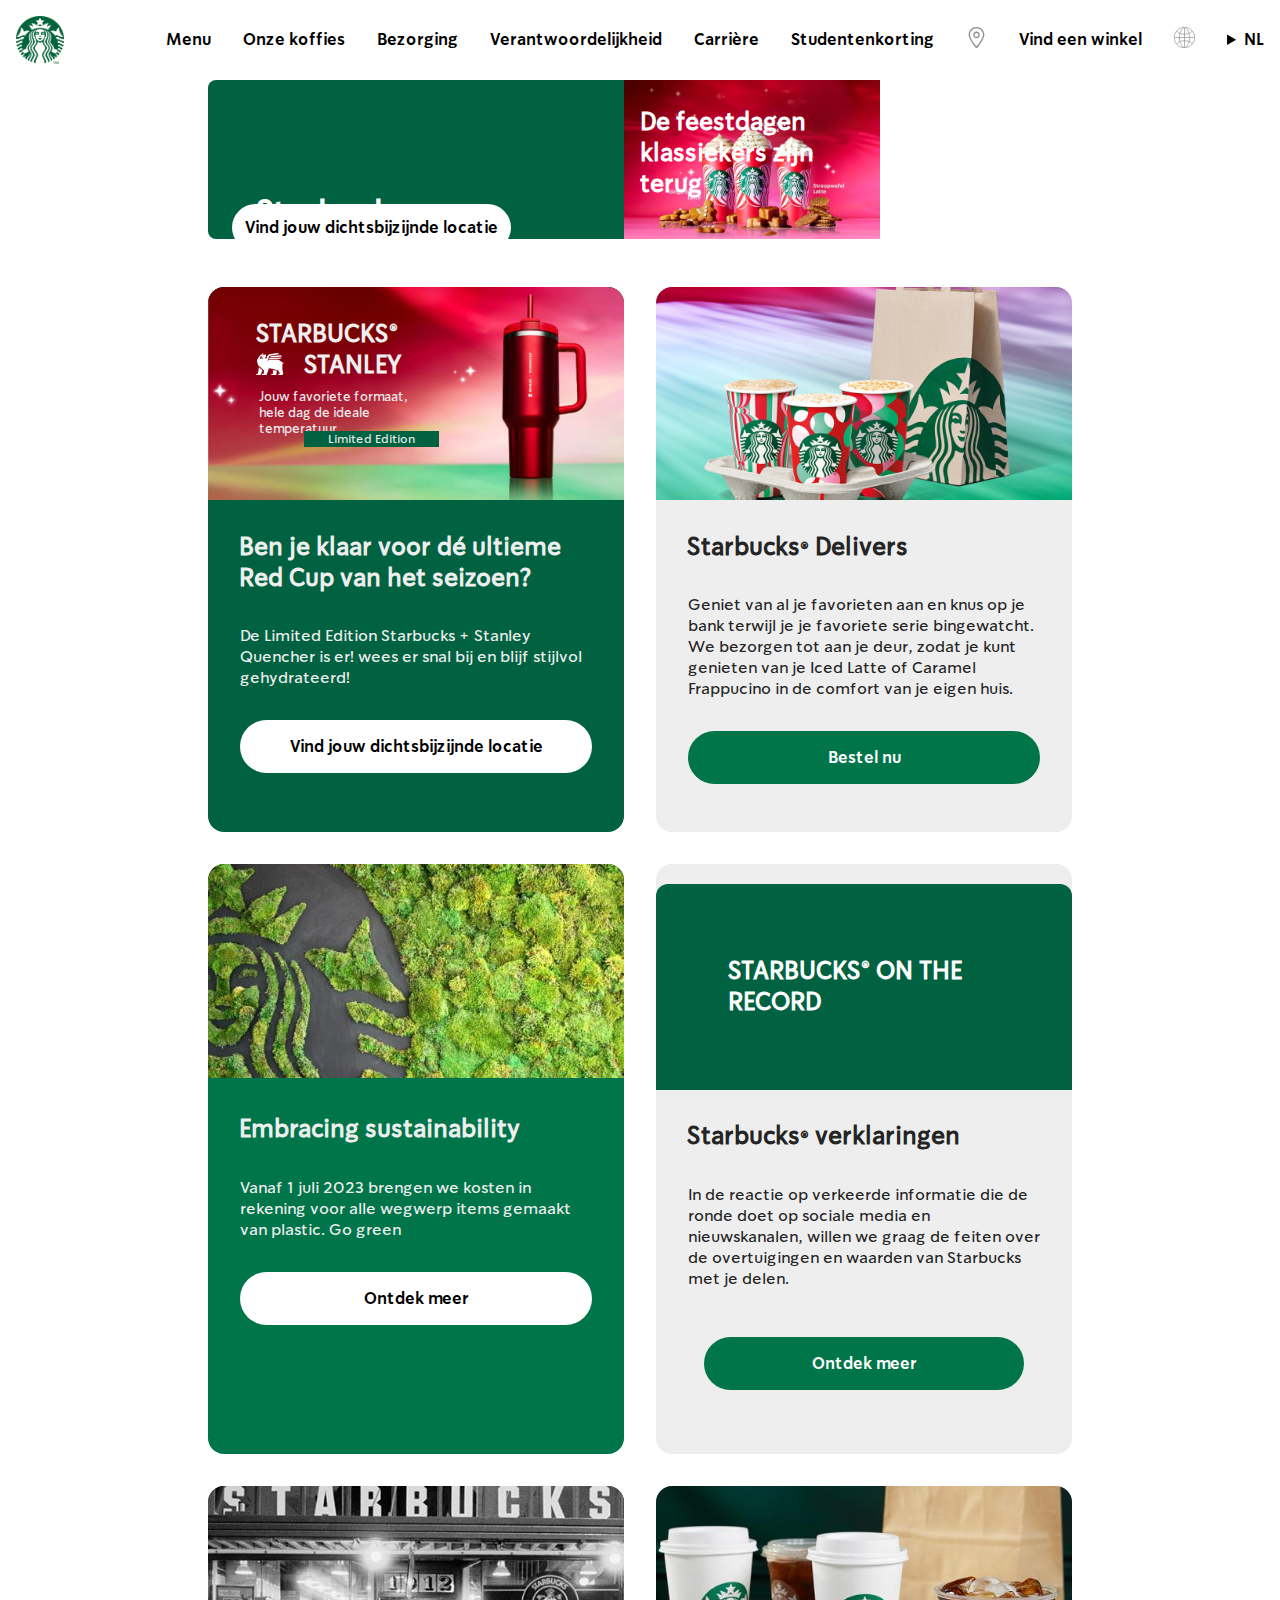
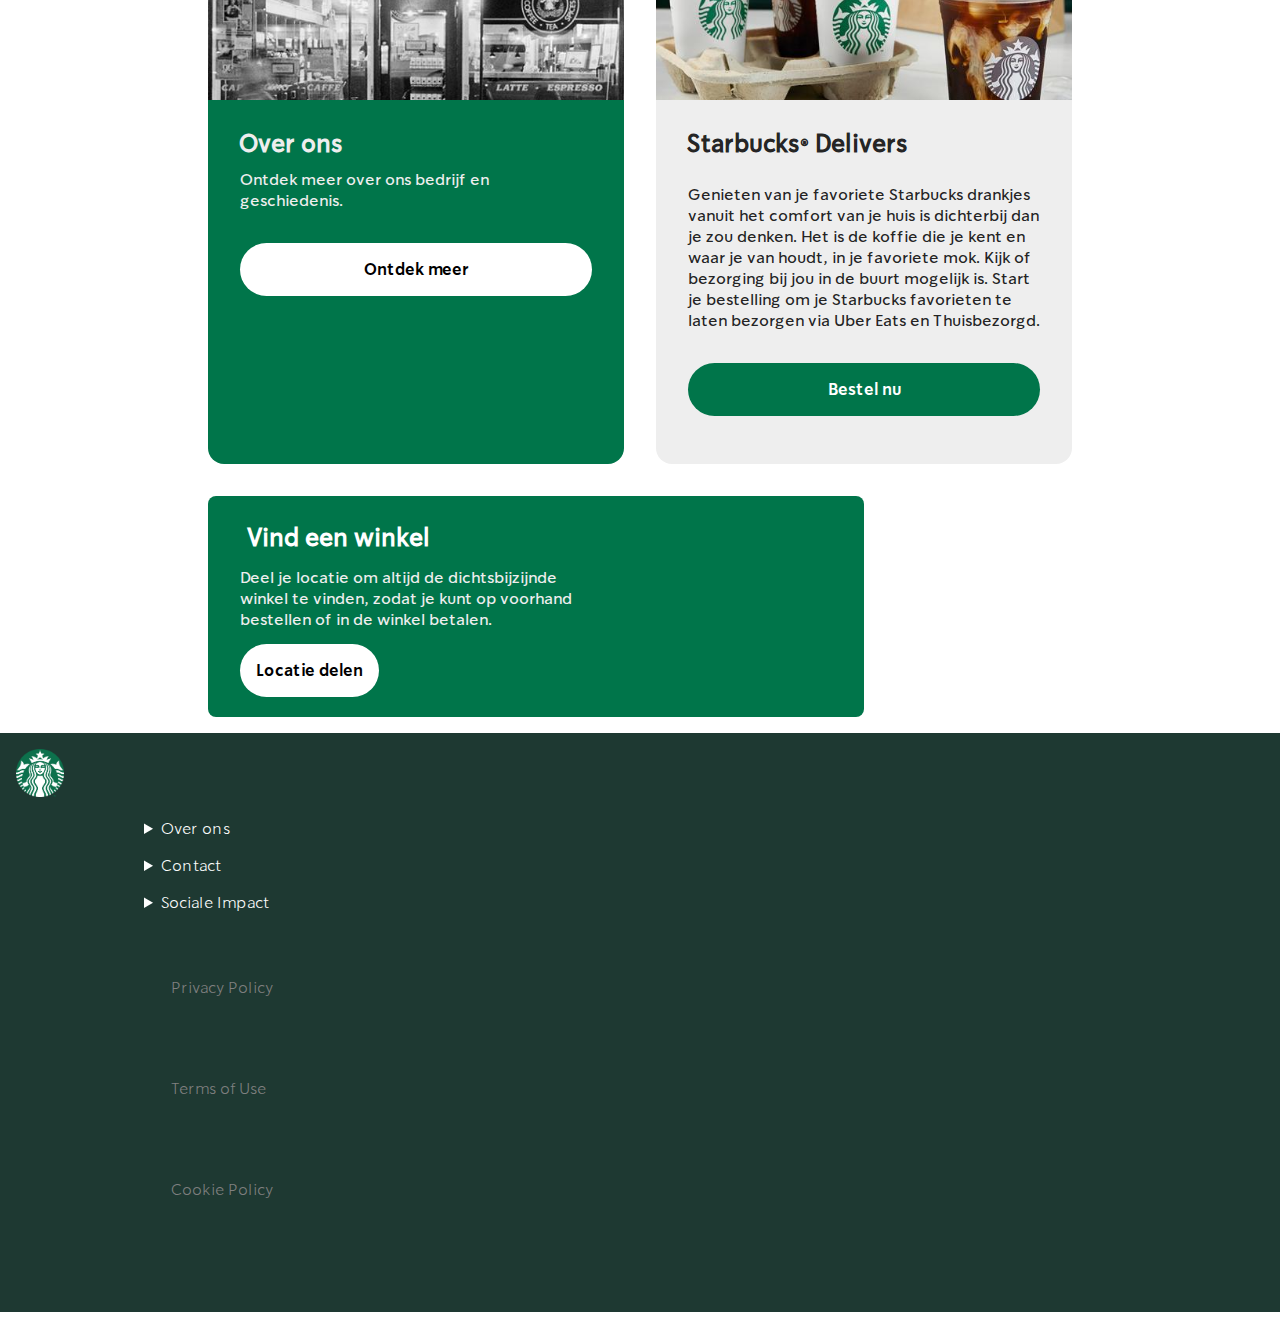
<file: index.html>
<!DOCTYPE html>
<html lang="nl">

<head>
    <meta charset="UTF-8">
    <meta name="viewport" content="width=device-width, initial-scale=1.0">
    <title>Starbucks</title>
    <link rel="stylesheet" href="styles/general.css">
    <link rel="stylesheet" href="styles/navfooter.css">
    <link rel="stylesheet" href="styles/index.css">
</head>

<body>

    <header>

        <img src="img/logo.png" alt="Logo">
        <!-- https://www.google.com/url?sa=i&url=https%3A%2F%2Fwww.cleanpng.com%2Fpng-cafe-coffee-starbucks-clip-art-tea-logo-free-desig-6245732%2F&psig=AOvVaw3MmVI49amHwYFXZe66qJx2&ust=1737390063649000&source=images&cd=vfe&opi=89978449&ved=0CBEQjRxqFwoTCLDU476YgosDFQAAAAAdAAAAABAE -->



        <button aria-hidden="true"><img src="img/hamburgermenu.svg" alt="Hamburgermenu" /></button>
        <!-- https://www.svgrepo.com/svg/522870/hamburger-menu -->
        <nav>

            <button aria-hidden="true">
                <img src="img/close.svg" alt="Sluitmenu">
                <!-- https://www.svgrepo.com/svg/521564/close -->
            </button>


            <ul>
                <li>
                    <a href="https://www.starbucks.nl/nl/menu-nl">Menu</a>

                </li>
                <li>
                    <a href="ourcoffees.html">Onze koffies
                    </a>
                </li>
                <li> <a href="https://www.starbucks.nl/nl/delivers-nl">Bezorging
                    </a>
                </li>
                <li><a href="https://www.starbucks.nl/nl/responsibility-nl">Verantwoordelijkheid</a>
                </li>
                <li>
                    <a href="https://www.starbucks.nl/nl/carrierekansen">Carrière</a>
                </li>
                <li>
                    <a href="https://www.starbucks.nl/nl/student-discount-en">Studentenkorting</a>
                </li>

                <li> <img src="img/pinlocatie.svg" alt=""></li>
                <li>
                    <a href="https://www.starbucks.nl/store-locator">Vind een winkel</a>
                </li>
                <li>
                    <img src="img/worldicon.svg" alt="">
                </li>
                <li>
                    <details>
                        <summary>NL</summary>
                        <a href="https://www.starbucks.nl/en">Engels</a>
                        <a href="https://www.starbucks.nl/nl">Nederlands</a>
                    </details>
                </li>


            </ul>
        </nav>

    </header>

    <main>
        <!-- alle afbeeldingen in de articles komen van https://www.starbucks.nl/nl -->
        <article>
            <h1>Starbucks®</h1>
            <a href="">Vind jouw dichtsbijzijnde locatie</a>
            <h2>De feestdagen klassiekers zijn terug</h2>
            <img src="img/imglatte.jpg" alt="Latte">
        </article>

        <article>
            <img src="img/imgstanley.jpg" alt="Stanley">
            <h2>STARBUCKS®</h2>
            <h2>STANLEY</h2>
            <img src="img/stanley icon.png" alt="stanley logo">

            <p>Jouw favoriete formaat, hele dag de ideale temperatuur</p>
            <p>Limited Edition</p>
            <h3>Ben je klaar voor dé ultieme Red Cup van het seizoen?</h3>
            <p>De Limited Edition Starbucks + Stanley Quencher is er! wees er snal bij en blijf stijlvol gehydrateerd!
            </p>
            <a href="https://www.starbucks.nl/en/stanley-cup-en">Vind jouw dichtsbijzijnde locatie</a>
        </article>

        <article>
            <img src="img/imgdelivers2.webp" alt="Starbucks Delivers">
            <h3>Starbucks® Delivers</h3>
            <p>Geniet van al je favorieten aan en knus op je bank terwijl je je favoriete serie bingewatcht. We bezorgen
                tot aan je deur, zodat je kunt genieten van je Iced Latte of Caramel Frappucino in de comfort van je
                eigen huis.</p>

            <a href="https://www.starbucks.nl/nl/delivers-nl">Bestel nu</a>
        </article>

        <article>
            <img src="img/imgsustainability.jpg" alt="Sustainability">
            <h3>Embracing sustainability</h3>
            <p>Vanaf 1 juli 2023 brengen we kosten in rekening voor alle wegwerp items gemaakt van plastic. Go green
            </p>
            <a href="https://www.starbucks.nl/nl/embracing-sustrainability">Ontdek meer</a>
        </article>

        <article>
            <h2>STARBUCKS® ON THE RECORD</h2>
            <h3>Starbucks® verklaringen</h3>
            <p>In de reactie op verkeerde informatie die de ronde doet op sociale media en nieuwskanalen, willen we
                graag de feiten over de overtuigingen en waarden van Starbucks met je delen.
            </p>
            <a href="https://www.starbucks.nl/nl/starbucks-record-nl">Ontdek meer</a>
        </article>

        <article>
            <img src="img/imgaboutus.jpg" alt="About Us">
            <h3>Over ons</h3>
            <p>Ontdek meer over ons bedrijf en geschiedenis.</p>
            <a href="https://www.starbucks.nl/nl/about-us">Ontdek meer</a>
        </article>

        <article>
            <img src="img/imgdelivers.jpg" alt="Starbucks Delivers">
            <h3>Starbucks® Delivers</h3>
            <p>Genieten van je favoriete Starbucks drankjes vanuit het comfort van je huis is dichterbij dan je zou
                denken. Het is de koffie die je kent en waar je van houdt, in je favoriete mok. Kijk of bezorging bij
                jou in de buurt mogelijk is. Start je bestelling om je Starbucks favorieten te laten bezorgen via Uber
                Eats en Thuisbezorgd.</p>
            <a href="https://www.starbucks.nl/nl/delivers-nl">Bestel nu</a>
        </article>

        <article>
            <div style="width: 100%"><iframe width="100%" height="200" frameborder="0" scrolling="no" marginheight="0"
                    marginwidth="0"
                    src="https://maps.google.com/maps?width=100%25&amp;height=600&amp;hl=en&amp;q=Netherlands+(My%20Business%20Name)&amp;t=&amp;z=8&amp;ie=UTF8&amp;iwloc=B&amp;output=embed"><a
                        href="https://www.gps.ie/">gps devices</a></iframe></div>
            <h3>Vind een winkel</h3>
            <p>Deel je locatie om altijd de dichtsbijzijnde winkel te vinden, zodat je kunt op voorhand bestellen of in
                de winkel betalen.</p>
            <a href="">Locatie delen</a> <!-- geen link want ligt aan de locatie -->
        </article>

    </main>

    <footer>
        <img src="img/logostarbucks2.png" alt="Logo">
        <!--https://www.google.com/url?sa=i&url=https%3A%2F%2Fwww.cleanpng.com%2Fpng-cafe-coffee-starbucks-clip-art-tea-logo-free-desig-6245732%2F&psig=AOvVaw3MmVI49amHwYFXZe66qJx2&ust=1737390063649000&source=images&cd=vfe&opi=89978449&ved=0CBEQjRxqFwoTCLDU476YgosDFQAAAAAdAAAAABAE  -->

        <details>
            <summary>Over ons</summary>
            <a href="https://www.starbucks.nl/nl/about-us">Over ons</a>
            <a href="https://www.starbucks.nl/nl/our-coffees-nl">Onze koffies</a>
            <a href="https://stories.starbucks.com/emea/">Starbucks Verhalen & Nieuws</a>
            <a href="https://www.starbuckschilledcoffee.com/nl/">Starbucks® Ready to Drink</a>
        </details>

        <details>
            <summary>Contact</summary>
            <a href="https://starbucks.easycruit.com/intranet/netherlands/index.html?iso=gb">Werken bij Starbucks</a>
            <a href="https://www.starbucks.nl/nl/contact-us-nl">Contact</a>
        </details>

        <details>
            <summary>Sociale Impact</summary>
            <a href="https://www.starbucks.nl/nl/responsibility-nl">Verantwoordelijkheid</a>
            <a href="https://www.starbucks.nl/nl/embracing-sustrainability">embracing Sustainability</a>

        </details>

        <ul>
            <li>
                <a href="https://www.starbucks.nl/nl/privacy-statement">Privacy Policy</a>
            </li>

            <li>
                <a href="https://www.starbucks.nl/nl/terms-of-use">Terms of Use</a>
            </li>

            <li>
                <a href="https://www.starbucks.nl/nl">Cookie Policy</a>
            </li>

            <li>
                <img src="img/facebookicoon.svg" alt="Facebook">
                <img src="img/instagramicoon.svg" alt="Instagram">
                <img src="img/tiktokicoon.svg" alt="Tiktok">
                <!--
        https://www.svgrepo.com/svg/306856/tiktok
        https://www.svgrepo.com/svg/333555/instagram-alt
        https://www.svgrepo.com/svg/433463/facebook-f 
       -->
            </li>

        </ul>


        <ul>
            <li>
                <a href="https://www.starbucks.nl/nl">
                    <img src="img/homeicon.svg" alt="">
                    <p>Home</p>
                </a>
            </li>
            <!-- bron:https://www.svgrepo.com/svg/22031/home-icon-silhouette -->
            <li>
                <a href="https://www.starbucks.nl/nl/store-locator">
                    <img src="img/locationicon.svg" alt="">
                    <p>Winkels</p>
                </a>
            </li>
            <!-- bron: https://www.svgrepo.com/svg/532539/location-pin?edit=true -->
        </ul>

    </footer>

    <script src="scripts/script.js"></script>

</body>
</file>
<file: styles/general.css>
@font-face {
	font-family: "sodo-sans";
	src: url("../fonts/sodo-sans-8.woff");
}

@font-face {
	font-family: "sodo-sans-light";
	src: url("../fonts/sodo-sans-6.woff");
}

@font-face {
	font-family: "sodo-sans-bold";
	src: url("../fonts/sodo-sans-9.woff");
}

/* font regular: https://www.azfonts.net/fonts/sodo-sans/regular-307605/download */

/* font light : https://www.azfonts.net/fonts/sodo-sans/light-307599/download  */

/* font bold: https://www.azfonts.net/fonts/sodo-sans/semi-bold-307608/download */


/* CSS REMEDY */
/**************/
*,
*::after,
*::before {
	box-sizing: border-box;
}

/*********************/
/* CUSTOM PROPERTIES */
/*********************/
:root {
	/* startje */
	--color-text: #111;
	--color-background: #eee;
	--secondary-color-background: #00754A;

	--color-link:#fff;
	--background-link::#00754A;
}


/****************/
/* JOUW STYLING */
/****************/

/* :focus  */

body {
	font-family: "sodo-sans", sans-serif;
	margin: 0; 	
	margin-bottom: 0;
	/* geen witte randen aan zijkant/onderkant */
}

h3 {
	font-size: 1.5em;
}


main img {
	width: 100%;
}

main a {
	background-color: var(--background-link);
	color: var(--color-link);
	border-radius: 2em;

	/* hele breedte innemem */
	display: flex;
	/* tekst in het midden de button */
	justify-content: center;
}
</file>
<file: styles/navfooter.css>
/*navigatie*/

header {
    font-family: "sodo-sans-bold";
    background-color: white;
    display: flex;
    justify-content: space-between;
    padding: 1em;
    /* header blijft aan de bovenkant */
    position: sticky;
    top: 0;
    /* header boven alle inhoud */
    z-index: 10;

}

header ul img {
    width: 1.3em;
    height: 1.3em;

}

header nav {
    position: fixed;
    inset: 0;
    z-index: 1;
    background-color: white;
    padding: 1em 1.5em;
    /************ Gekeken bij opdracht responsive hamburgermenu ****************/
    /* https://codepen.io/pderode/pen/XWvLBwp */
    translate: 100% 10%;
    /* header blijft zichtbaar door 10% */
    transition: translate 0.3s;
    background-color: white;
    padding: 1em;
}

header nav.toonMenu {
    /* vult het hele scherm */
    translate: 0% 10%;
    font-family: "sodo-sans-light";
    font-size: 1.3em;
    gap: 2em;
}

/* tekst in het geopende menu */
header nav.toonMenu ul {
    display: flex;
    flex-direction: column;
    gap: 1em;
}

/* grootte van de iconen locatie en wereld in geopende menu*/
header nav.toonMenu ul img {
    width: 1.3em;
    height: 1.3em;
}



/* voor breder dan 38em */
@media (min-width: 38em) {
    header button {
        display: none;
    }

    header nav {

        position: static;
        translate: unset;
        padding: 0;
    }

    header nav ul {
        display: flex;

        gap: 2em;
    }

    header nav button {
        display: none;
    }

}

/*  voor breder dan 57em */
@media (min-width: 57em) {
    header nav ul {
        display: flex;
        gap: 2em;
    }
}
/************* ^ Uit opdracht responsive hamburgermenu **********************/


/* close.svg */
header nav button img {
    width: 2em;
    height: 2em;
}

/* starbucks logo */
header img {
    width: 3em;
    height: 3em;
    order: -1;
}

/* hamburger menu */
header button {
    cursor: pointer;
    border: none;
    background-color: white;
}

header nav ul {
    list-style: none;
    padding-left: 0;
    margin: 0;
}

header nav a {
    text-decoration: none;
    color: black;
}


/* Geholpen door studentassistent */
/* header voor groot scherm  */
@media(min-width:920px) {

    header img:nth-of-type(1) {
        justify-content: start;
    }

    header button {
        display: none;
    }

    header nav {
        display: flex;
        justify-content: center;
        align-items: center;
        position: static;
        translate: unset;
    }

    header nav ul {
        display: flex;
        justify-content: center;
        align-items: center;
        gap: 2em;
    }

}








/*footer*/

/* font & kleuren */
footer {
    font-family: "sodo-sans-light";
    background-color: #1e3932;
    color: var(--color-link);
}

/* geen puntjes voor list-items */
footer ul li {
    list-style-type: none;
}

/* starbucks logo */
footer img:nth-of-type(1) {
    width: 5em;
    height: 5em;
    padding: 1em;
}

/* a's in de summary */
footer details a {
    display: block;
    margin-bottom: 0.5em;
    text-decoration: none;
    color: grey;
    padding-left: 2em;
}


/* summary's */
footer details summary {
    cursor: pointer;
    margin-bottom: 1em;
    padding-left: 1em;
}

/* privacy policy... */
footer ul:nth-of-type(1) li a {
    color: grey;
    text-decoration: none;
}

footer ul:nth-of-type(1) li {
    margin-bottom: 1em;
}

/* iconen social media */
footer ul li:last-of-type img {
    width: 5%;
    height: 5%;
    padding-top: 0;
}

/* home en locatie  */
footer ul:nth-of-type(2) {
    margin-bottom: 0;
    padding-left: 0;
    display: flex;
    background-color: var(--color-link);
    justify-content: center;
    gap: 4em;
    /* sticky */
    position: sticky;
    bottom: 0;
    z-index: 10;
}


footer ul:nth-of-type(2) li a img {
    margin-bottom: 0em;
    width: 3.7em;
    height: 3.7em;
}

footer ul:nth-of-type(2) li a p {
    margin-top: -0.8em;
    font-size: 0.8em;
    padding: 0;
}

footer ul:nth-of-type(2) li a {
    display: flex;
    flex-direction: column;
    align-items: center;
    font-family: "sodo-sans-bold";
    text-decoration: none;
    color: #00754A;
}

footer ul:nth-of-type(2) li:last-of-type a {
    color: gray;
}


@media (min-width: 38em) {

    /* locatie & winkels button weg bij groot scherm */
    footer ul:nth-of-type(2) {
        display: none;
        padding-bottom: 0;
    }


    /* iconen social media weg bij groot scherm */
    footer ul li:last-of-type img {
        display: none;
    }

    /* privacy policy... meer ruimte aan onderkant */
    footer ul:nth-of-type(1) li {
        padding: 2em;
        margin-left: 8%;

    }

    /* details meer naar rechts */
    footer details {
        margin-left: 10%;
    }

}
</file>
<file: styles/index.css>
/* article 1 */

main {
	display: grid;
	grid-template-columns: 1fr;
}

main article {
	margin-bottom: 2em;
}

main article a {
	font-family: "sodo-sans-bold";
}

article:nth-of-type(1) {
	background-color: #006241;
	color: white;
	position: relative;
	padding: 0;
}

article:nth-of-type(1) img {
	width: 100%;
	display: block;
	/* randje onder foto weg */
}

/* locatie button */
article:nth-of-type(1) a {
	padding: 0.8em;
	color: black;
	text-decoration: none;
	background-color: white;
	border-radius: 2em;
	margin: 1.5em;
}

/* pagina titel Starbucks */
article:nth-of-type(1) h1 {
	font-size: 1.2em;
	padding: 1.5em;
	margin-top: 0;
}

/* De feestdagen klassiekers zijn terug */
article:nth-of-type(1) h2 {
	position: absolute;
	top: 7em;
	right: 7em;
	bottom: 8em;
	left: 1em;
}

article:nth-of-type(1) p {
	margin-top: 0;
}


/* article 1 voor groot scherm  */
@media(min-width:920px) {
	main {
		display: grid;
		grid-template-columns: repeat(2, 1fr);
		margin-left: 12em;
		margin-right: 12em;
	}

	/* eerste en laaste article blijven staan */
	main article:nth-of-type(1) {
		grid-column: span 2;
		margin-left: 1em;
		margin-right: 13em;
		border-radius: 0.5em;

		padding-left: 26em;

		display: flex;
		flex-direction: row;
		justify-content: center;
		align-items: center;
	}

	/* De feestdagen klassiekers zijn terug */
	article:nth-of-type(1) h2 {
		position: absolute;
		top: 0.3em;
		right: 2em;
		bottom: 8em;
		left: 18em;
	}

	/* pagina titel Starbucks */
	article:nth-of-type(1) h1 {
		font-size: 2em;
		position: absolute;
		top: 2em;
		bottom: 8em;
		left: 0em;
	}

	/* locatie button */
	article:nth-of-type(1) a {
		margin-top: 10em;
		position: absolute;
		left: 0;

	}

}


/* article 2 */
article:nth-of-type(2) {
	background-color: #006241;
	color: #eee;
	border-radius: 1em;
	padding-bottom: 1em;
	position: relative;
	margin: 1em;
}

article:nth-of-type(2) a {
	text-decoration: none;
	color: black;
	background-color: white;
	padding: 1em;
	margin: 2em;
	border-radius: 2em;
}

/* stanley foto */
article:nth-of-type(2) img {
	width: 100%;
	display: block;
	border-top-left-radius: 1em;
	border-top-right-radius: 1em;
}

/* stanley icoon */
article:nth-of-type(2) img:nth-of-type(2) {
	width: 7%;
	position: absolute;
	top: 4em;
	right: 7em;
	left: 3em;
	bottom: 0;

}


/* de limited editon starbucks.. */
article:nth-of-type(2) p {
	padding: 0 2em;
}

/* starbucks */
article:nth-of-type(2) h2 {
	position: absolute;
	top: .5em;
	right: 7em;
	left: 2em;
	bottom: 0;
	font-size: 1.5em;
}

/* stanley */
article:nth-of-type(2) h2:nth-of-type(2) {
	font-size: 1.5em;
	position: absolute;
	top: 1.8em;
	right: 7em;
	left: 4em;
	bottom: 0;
}


/* "limited Edition" */
article:nth-of-type(2) p:nth-of-type(2) {
	font-size: 0.75em;
	position: absolute;
	padding: 0 2em;
	top: 11em;
	background-color: #006241;
	left: 8em;
}

article:nth-of-type(2) h3 {
	margin: 1.3em;
}

/* geholpen door aya, verschillende p's aanspreken in 1 article */
/* jouw favoriete formaat */
article:nth-of-type(2) p:nth-of-type(1) {
	font-size: 0.8em;
	position: absolute;
	padding: 0 2em;
	top: 7em;
	left: 2em;
	right: 13em;
}



/* article 3 */
article:nth-of-type(3) {
	background-color: #eee;
	color: #000000DE;
	border-radius: 1em;
	padding-bottom: 1em;
	margin: 1em;
}

article:nth-of-type(3) a {
	text-decoration: none;
	color: white;
	background-color: var(--secondary-color-background);
	padding: 1em;
	margin: 2em;
	border-radius: 2em;
}

article:nth-of-type(3) img {
	width: 100%;
	display: block;
	border-top-left-radius: 1em;
	border-top-right-radius: 1em;
}

article:nth-of-type(3) p {
	margin: 0 2em;
}

article:nth-of-type(3) h3 {
	margin: 1.3em;
}


/* article 4 */
article:nth-of-type(4) {
	background-color: var(--secondary-color-background);
	color: #eee;
	border-radius: 1em;
	padding-bottom: 1em;
	margin: 1em;

}

article:nth-of-type(4) a {
	text-decoration: none;
	color: black;
	background-color: white;
	padding: 1em;
	margin: 2em;
	border-radius: 2em;
}

article:nth-of-type(4) img {
	border-top-left-radius: 1em;
	border-top-right-radius: 1em;
}

article:nth-of-type(4) p {
	margin: 2em;
}

article:nth-of-type(4) h3 {
	margin: 1.3em;
}

/* article 5 */

article:nth-of-type(5) {
	background-color: var(--color-background);
	color: #000000DE;
	border-radius: 1em;
	padding-bottom: 1em;
	margin: 1em;
}

article:nth-of-type(5) a {
	text-decoration: none;
	color: white;
	background-color: var(--secondary-color-background);
	padding: 1em;
	margin: 3em;
	border-radius: 2em;
}

article:nth-of-type(5) h2 {
	background-color: #006241;
	padding: 3em;
	color: white;
	border-top-left-radius: .5em;
	border-top-right-radius: .5em;

}

article:nth-of-type(5) h3 {
	margin: 1.3em;
}

article:nth-of-type(5) p {
	margin: 2em;
}

/* article 6 */

article:nth-of-type(6) {
	background-color: var(--secondary-color-background);
	color: #eee;
	border-radius: 1em;
	padding-bottom: 1em;
	margin: 1em;
}

article:nth-of-type(6) a {
	text-decoration: none;
	color: black;
	background-color: white;
	padding: 1em;
	border-radius: 2em;
	margin: 2em;
}

article:nth-of-type(6) img {
	border-top-left-radius: 1em;
	border-top-right-radius: 1em;
}

article:nth-of-type(6) h3 {
	padding-left: 1.3em;
	margin-bottom: 0;
}



article:nth-of-type(6) p {
	margin: 2em;
	margin-top: 0.6em
}


/* article 7 */

article:nth-of-type(7) {
	background-color: #eee;
	color: #000000DE;
	border-radius: 1em;
	padding-bottom: 1em;
	margin: 1em;
}

article:nth-of-type(7) a {
	text-decoration: none;
	color: white;
	background-color: var(--secondary-color-background);
	padding: 1em;
	border-radius: 2em;
	margin: 2em;
}

article:nth-of-type(7) p {
	margin: 2em;
	margin-top: 0;
}

article:nth-of-type(7) h3 {
	padding-left: 1.3em;
}


article:nth-of-type(7) img {
	border-top-right-radius: 1em;
	border-top-left-radius: 1em;
}


/* article 8 */
article:nth-of-type(8) {
	background-color: var(--secondary-color-background);
	color: #eee;
	border-radius: 1em;
	padding-bottom: 1em;
	margin: 1em;
}

article:nth-of-type(8) a {
	text-decoration: none;
	color: black;
	background-color: white;
	padding: 1em;
	border-radius: 2em;
	margin: 2em;
}

article:nth-of-type(8) h3 {
	padding-left: 1.3em;
}

article:nth-of-type(8) p {
	margin: 2em;
}



/* article 8 voor groot scherm */
@media(min-width:920px) {
	main article:nth-of-type(8) {
		grid-column: span 2;
		margin-left: 1em;
		margin-right: 14em;
		border-radius: 0.5em;

		display: flex;
		flex-direction: row-reverse;
		justify-content: center;
		align-items: center;
	}

	/* De feestdagen klassiekers zijn terug */
	article:nth-of-type(8) h3 {
		position: absolute;
		color: white;
		left: 9em;
		margin-bottom: 6em;

	}

	/* locatie delen button */
	article:nth-of-type(8) a {
		position: absolute;
		left: 13em;
		margin-top: 11em;

	}


}
</file>
